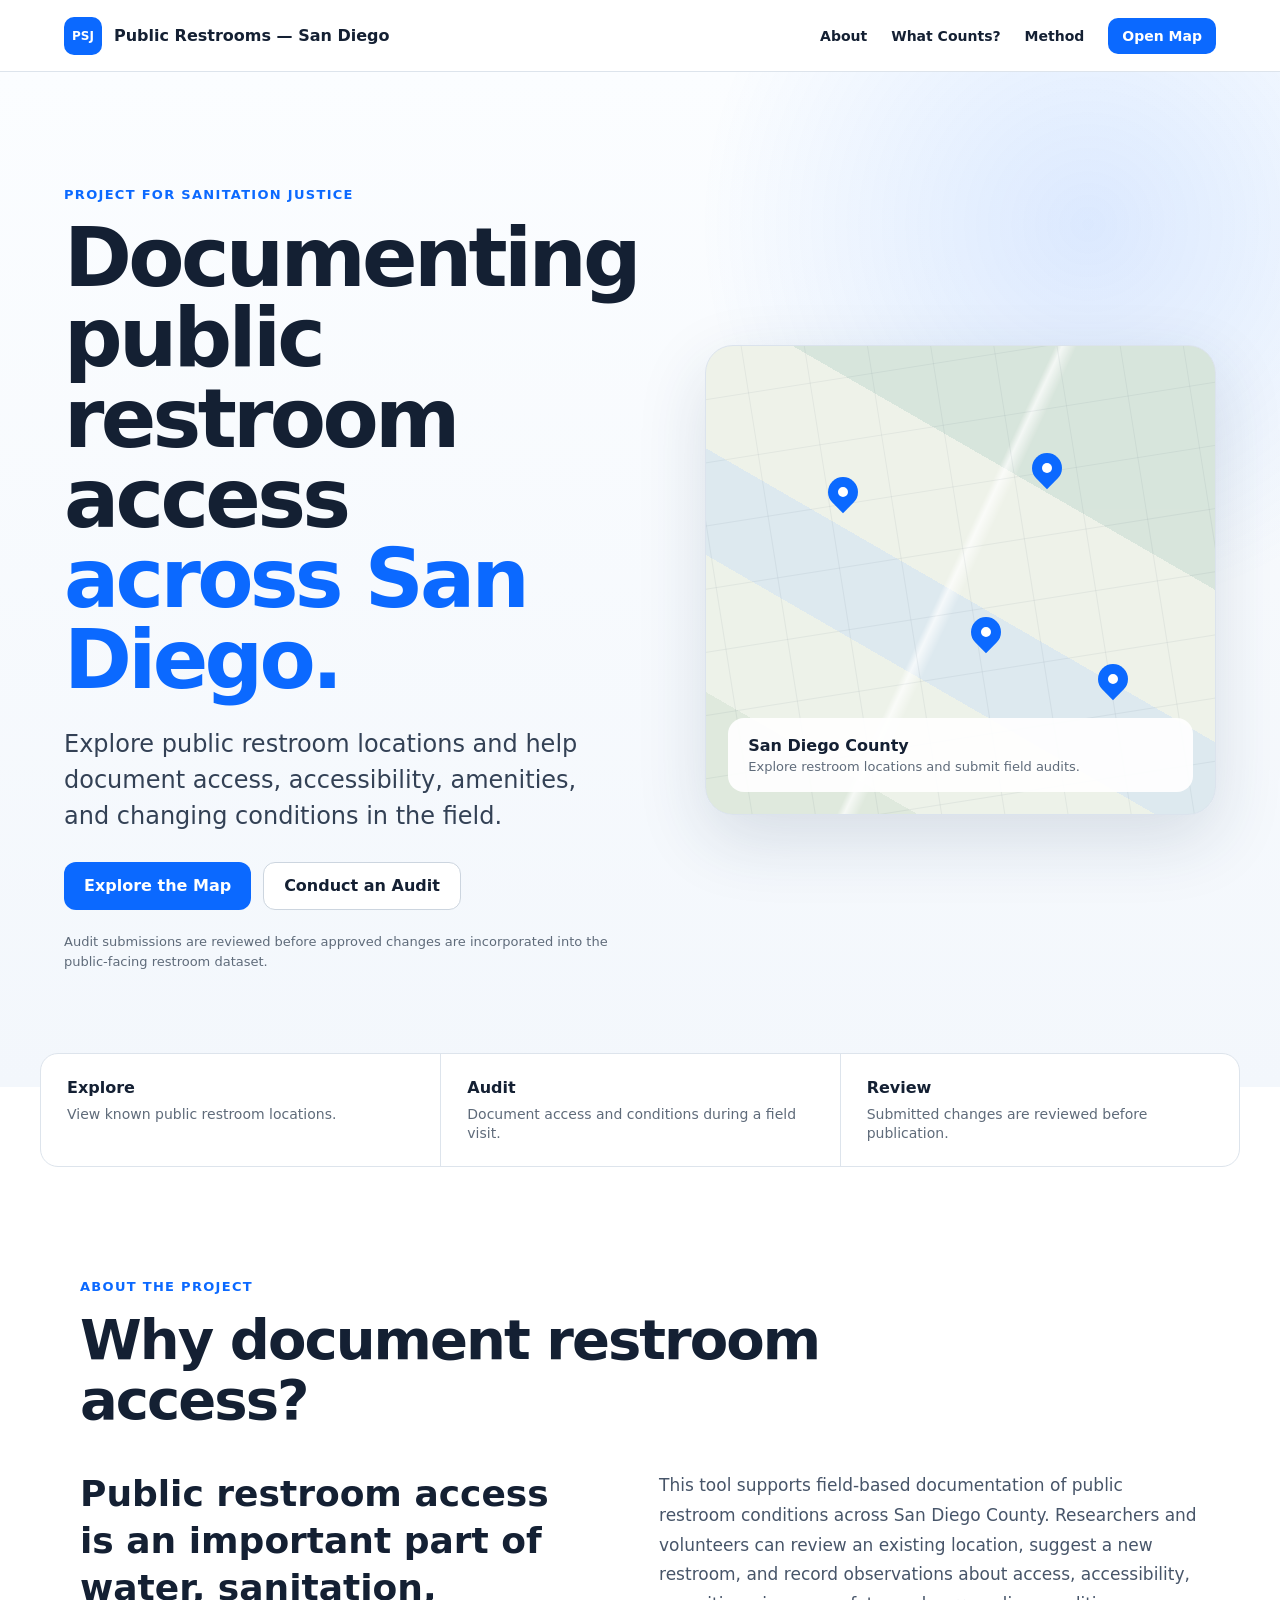
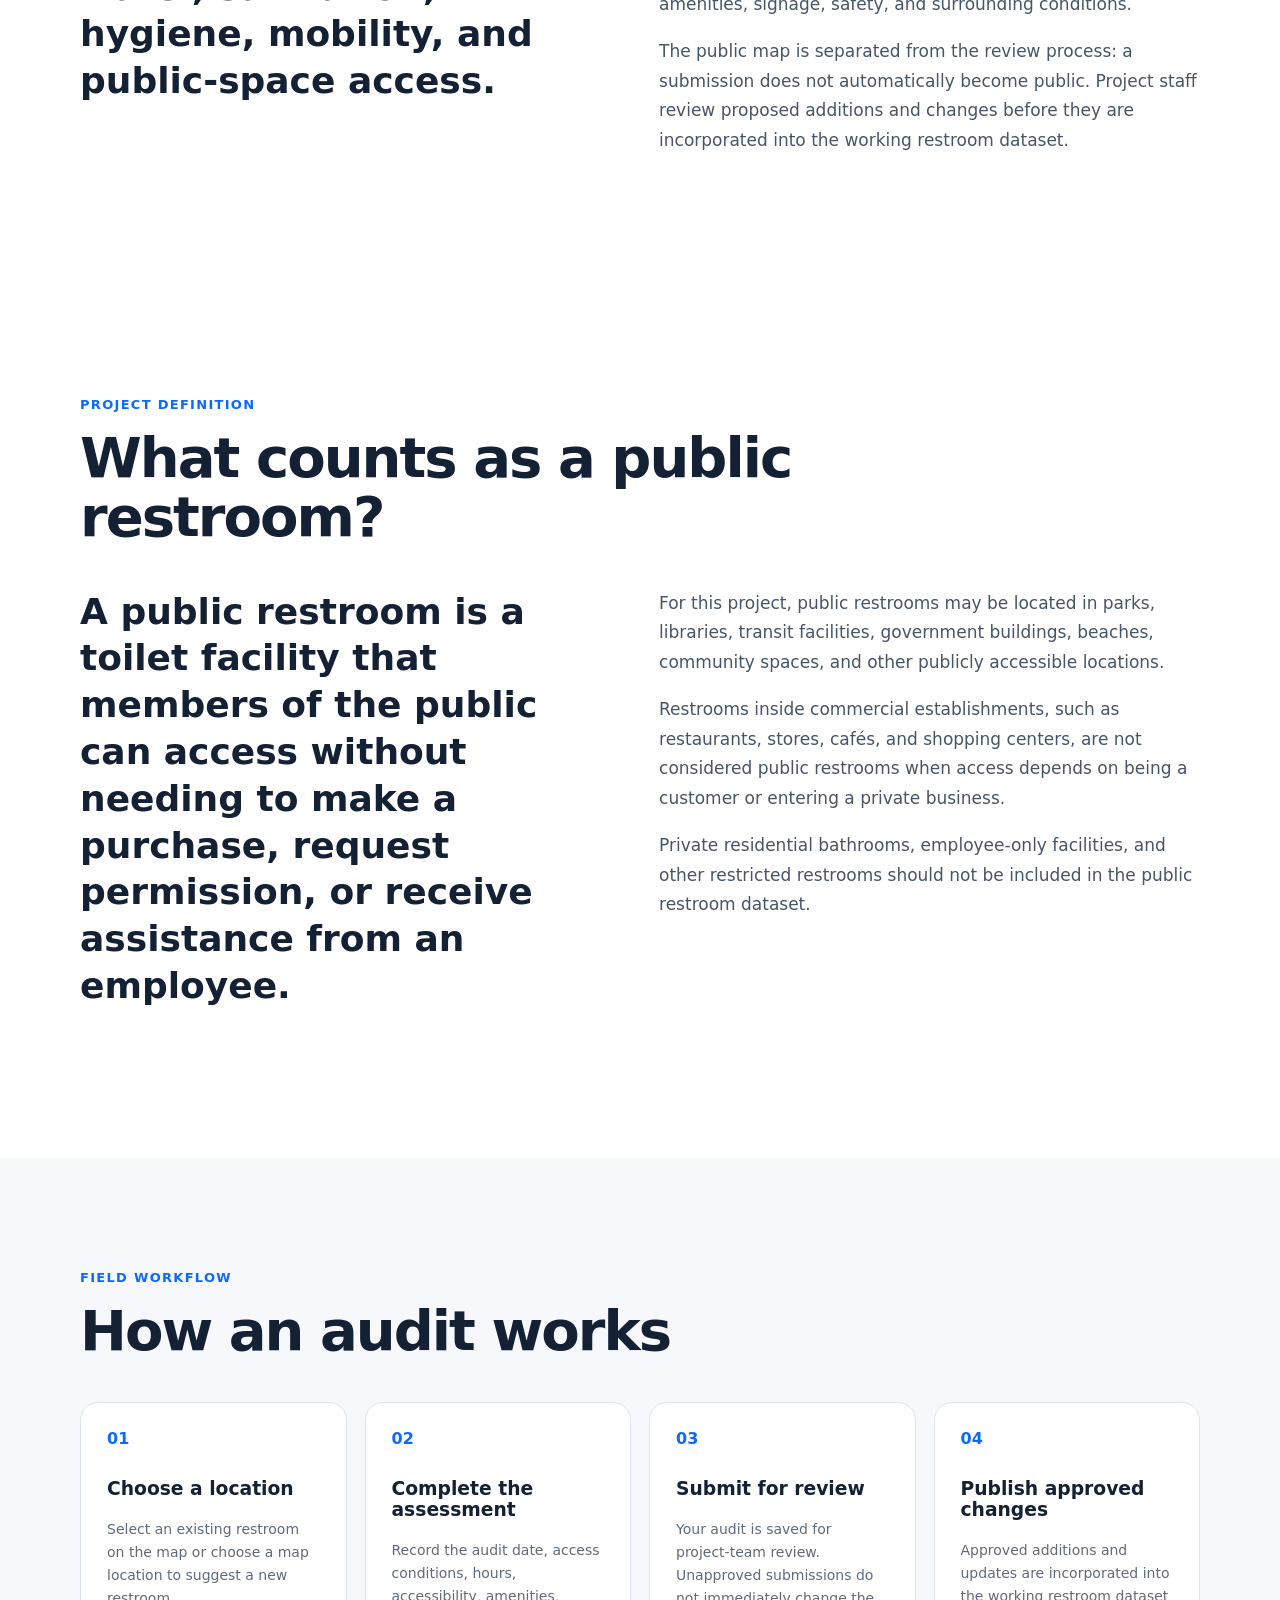
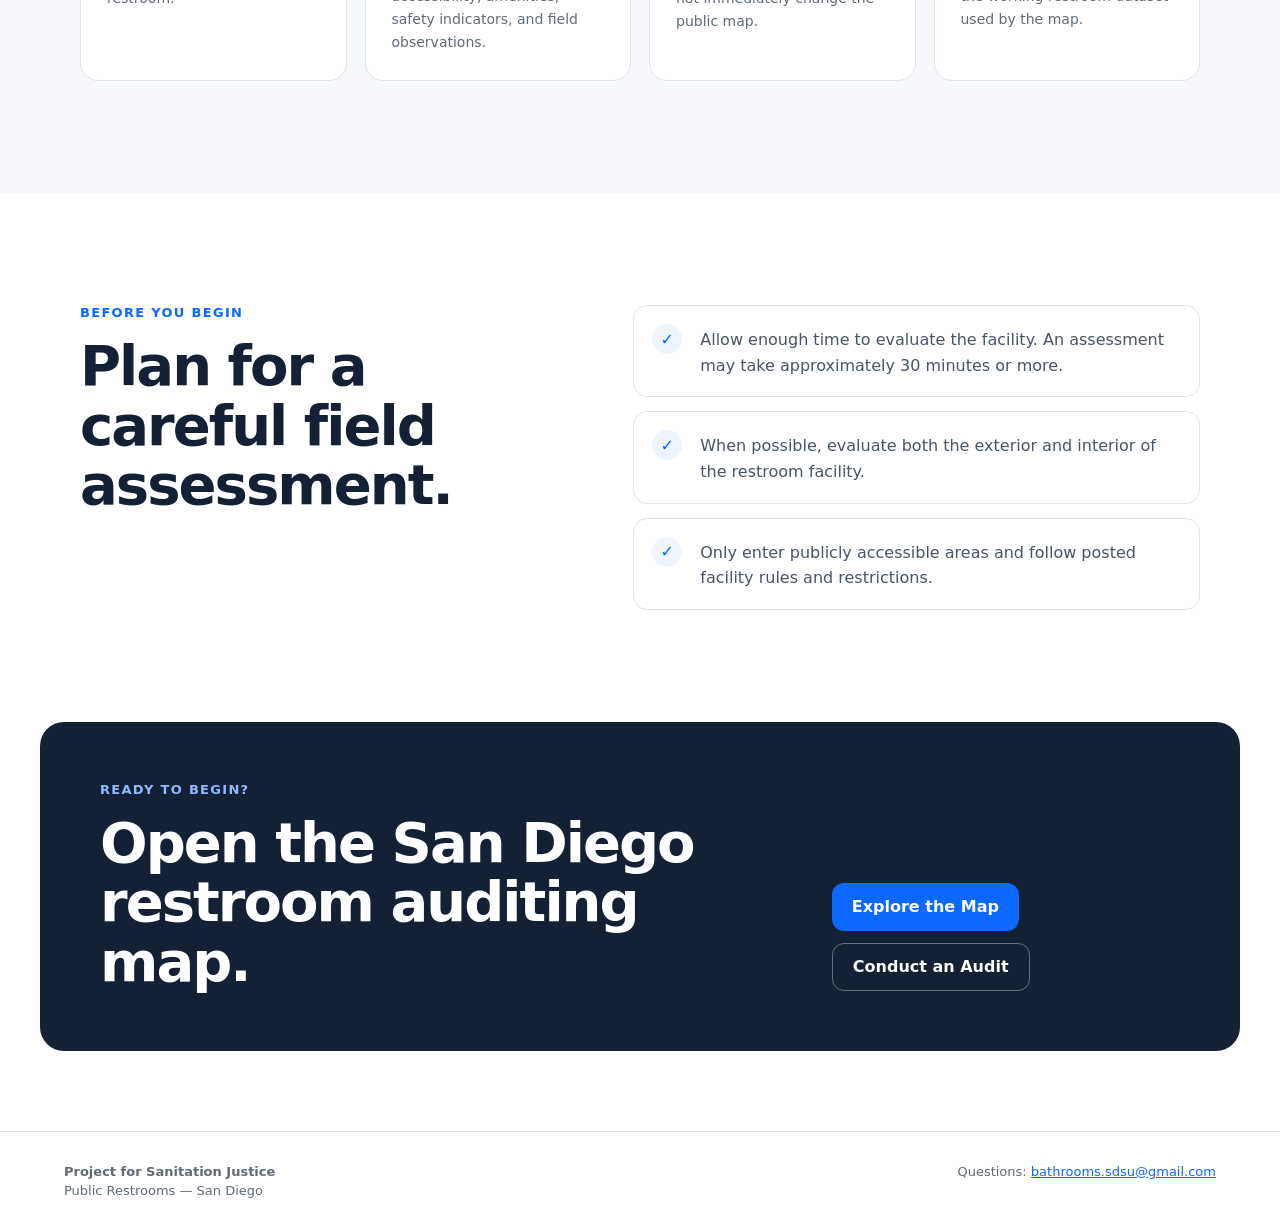
<file: index.html>
<!doctype html>
<html lang="en">
<head>
  <meta charset="utf-8" />
  <meta name="viewport" content="width=device-width, initial-scale=1" />
  <meta name="description" content="Public Restrooms — San Diego auditing and exploration tool." />
  <title>Public Restrooms — San Diego</title>
  <link rel="stylesheet" href="home.css" />
</head>

<body>
  <header class="siteHeader">
    <a class="brand" href="index.html">
      <span class="brandMark">PSJ</span>
      <span>Public Restrooms — San Diego</span>
    </a>

    <nav class="siteNav">
      <a href="#about">About</a>
      <a href="#public-restroom">What Counts?</a>
      <a href="#method">Method</a>
      <a class="navButton" href="map.html">Open Map</a>
    </nav>
  </header>

  <main>
    <section class="hero">
      <div class="heroInner">
        <div class="heroCopy">
          <p class="eyebrow">Project for Sanitation Justice</p>

          <h1>
            Documenting public restroom access
            <span>across San Diego.</span>
          </h1>

          <p class="heroLead">
            Explore public restroom locations and help document access,
            accessibility, amenities, and changing conditions in the field.
          </p>

          <div class="heroActions">
            <a class="button primary" href="map.html">Explore the Map</a>
            <a class="button secondary" href="map.html#surveyForm">
              Conduct an Audit
            </a>
          </div>

          <p class="reviewNote">
            Audit submissions are reviewed before approved changes are
            incorporated into the public-facing restroom dataset.
          </p>
        </div>

        <div class="heroPanel">
          <div class="mapPreview">
            <div class="mapGrid"></div>

            <div class="pin pinOne"><span></span></div>
            <div class="pin pinTwo"><span></span></div>
            <div class="pin pinThree"><span></span></div>
            <div class="pin pinFour"><span></span></div>

            <div class="mapCard">
              <strong>San Diego County</strong>
              <span>
                Explore restroom locations and submit field audits.
              </span>
            </div>
          </div>
        </div>
      </div>
    </section>

    <section class="quickFacts">
      <div class="fact">
        <strong>Explore</strong>
        <span>View known public restroom locations.</span>
      </div>

      <div class="fact">
        <strong>Audit</strong>
        <span>Document access and conditions during a field visit.</span>
      </div>

      <div class="fact">
        <strong>Review</strong>
        <span>Submitted changes are reviewed before publication.</span>
      </div>
    </section>

    <section class="contentSection" id="about">
      <div class="sectionHeading">
        <p class="eyebrow">About the project</p>
        <h2>Why document restroom access?</h2>
      </div>

      <div class="twoColumn">
        <p class="largeText">
          Public restroom access is an important part of water, sanitation,
          hygiene, mobility, and public-space access.
        </p>

        <div class="bodyCopy">
          <p>
            This tool supports field-based documentation of public restroom
            conditions across San Diego County. Researchers and volunteers can
            review an existing location, suggest a new restroom, and record
            observations about access, accessibility, amenities, signage,
            safety, and surrounding conditions.
          </p>

          <p>
            The public map is separated from the review process: a submission
            does not automatically become public. Project staff review proposed
            additions and changes before they are incorporated into the working
            restroom dataset.
          </p>
        </div>
      </div>
    </section>

    <section class="contentSection definitionSection" id="public-restroom">
      <div class="sectionHeading">
        <p class="eyebrow">Project definition</p>
        <h2>What counts as a public restroom?</h2>
      </div>

      <div class="twoColumn">
        <p class="largeText">
          A public restroom is a toilet facility that members of the public can
          access without needing to make a purchase, request permission, or
          receive assistance from an employee.
        </p>

        <div class="bodyCopy">
          <p>
            For this project, public restrooms may be located in parks,
            libraries, transit facilities, government buildings, beaches,
            community spaces, and other publicly accessible locations.
          </p>

          <p>
            Restrooms inside commercial establishments, such as restaurants,
            stores, cafés, and shopping centers, are not considered public
            restrooms when access depends on being a customer or entering a
            private business.
          </p>

          <p>
            Private residential bathrooms, employee-only facilities, and other
            restricted restrooms should not be included in the public restroom
            dataset.
          </p>
        </div>
      </div>
    </section>

    <section class="contentSection altSection" id="method">
      <div class="sectionHeading">
        <p class="eyebrow">Field workflow</p>
        <h2>How an audit works</h2>
      </div>

      <div class="steps">
        <article class="stepCard">
          <span class="stepNumber">01</span>
          <h3>Choose a location</h3>
          <p>
            Select an existing restroom on the map or choose a map location to
            suggest a new restroom.
          </p>
        </article>

        <article class="stepCard">
          <span class="stepNumber">02</span>
          <h3>Complete the assessment</h3>
          <p>
            Record the audit date, access conditions, hours, accessibility,
            amenities, safety indicators, and field observations.
          </p>
        </article>

        <article class="stepCard">
          <span class="stepNumber">03</span>
          <h3>Submit for review</h3>
          <p>
            Your audit is saved for project-team review. Unapproved submissions
            do not immediately change the public map.
          </p>
        </article>

        <article class="stepCard">
          <span class="stepNumber">04</span>
          <h3>Publish approved changes</h3>
          <p>
            Approved additions and updates are incorporated into the working
            restroom dataset used by the map.
          </p>
        </article>
      </div>
    </section>

    <section class="contentSection">
      <div class="beforeGrid">
        <div>
          <p class="eyebrow">Before you begin</p>
          <h2>Plan for a careful field assessment.</h2>
        </div>

        <div class="checkList">
          <div class="checkItem">
            <span>✓</span>
            <p>
              Allow enough time to evaluate the facility. An assessment may
              take approximately 30 minutes or more.
            </p>
          </div>

          <div class="checkItem">
            <span>✓</span>
            <p>
              When possible, evaluate both the exterior and interior of the
              restroom facility.
            </p>
          </div>

          <div class="checkItem">
            <span>✓</span>
            <p>
              Only enter publicly accessible areas and follow posted facility
              rules and restrictions.
            </p>
          </div>
        </div>
      </div>
    </section>

    <section class="finalCta">
      <div>
        <p class="eyebrow">Ready to begin?</p>
        <h2>Open the San Diego restroom auditing map.</h2>
      </div>

      <div class="heroActions">
        <a class="button primary" href="map.html">Explore the Map</a>
        <a class="button secondary light" href="map.html#surveyForm">
          Conduct an Audit
        </a>
      </div>
    </section>
  </main>

  <footer>
    <div>
      <strong>Project for Sanitation Justice</strong>
      <span>Public Restrooms — San Diego</span>
    </div>

    <p>
      Questions:
      <a href="mailto:bathrooms.sdsu@gmail.com">
        bathrooms.sdsu@gmail.com
      </a>
    </p>
  </footer>
</body>
</html>
</file>
<file: home.css>
*{box-sizing:border-box}:root{--ink:#142033;--muted:#5f6b7a;--line:#dde4ec;--blue:#0b69ff;--blue-dark:#0756d1;--soft-blue:#eef5ff;--soft:#f6f8fb}html{scroll-behavior:smooth}body{margin:0;font-family:system-ui,-apple-system,"Segoe UI",Roboto,Arial,sans-serif;color:var(--ink);background:#fff}a{color:inherit}.siteHeader{min-height:72px;display:flex;align-items:center;justify-content:space-between;gap:24px;padding:14px clamp(20px,5vw,72px);border-bottom:1px solid var(--line);background:rgba(255,255,255,.96);position:sticky;top:0;z-index:20}.brand{display:inline-flex;align-items:center;gap:12px;font-weight:800;text-decoration:none}.brandMark{width:38px;height:38px;border-radius:10px;display:grid;place-items:center;background:var(--blue);color:#fff;font-size:12px}.siteNav{display:flex;align-items:center;gap:24px}.siteNav a{text-decoration:none;font-size:14px;font-weight:700}.navButton{padding:10px 14px;border-radius:10px;background:var(--blue);color:#fff}.hero{padding:clamp(64px,9vw,120px) clamp(20px,5vw,72px);background:radial-gradient(circle at 85% 15%,rgba(11,105,255,.13),transparent 28%),linear-gradient(180deg,#fbfdff,#f3f7fc)}.heroInner{width:min(1200px,100%);margin:0 auto;display:grid;grid-template-columns:minmax(0,1.05fr) minmax(360px,.95fr);gap:clamp(40px,6vw,80px);align-items:center}.eyebrow{margin:0 0 16px;color:var(--blue);font-size:13px;font-weight:850;text-transform:uppercase;letter-spacing:.1em}h1,h2,h3,p{margin-top:0}h1{margin-bottom:26px;max-width:820px;font-size:clamp(46px,6.4vw,82px);line-height:.98;letter-spacing:-.045em}h1 span{display:block;color:var(--blue)}.heroLead{max-width:690px;margin-bottom:28px;font-size:clamp(19px,2vw,24px);line-height:1.5;color:#334155}.heroActions{display:flex;flex-wrap:wrap;gap:12px}.button{min-height:48px;display:inline-flex;align-items:center;justify-content:center;padding:0 20px;border-radius:12px;font-weight:800;text-decoration:none}.primary{background:var(--blue);color:#fff}.secondary{background:#fff;border:1px solid #ccd5df}.reviewNote{margin:22px 0 0;max-width:640px;font-size:13px;line-height:1.55;color:var(--muted)}.mapPreview{position:relative;min-height:470px;overflow:hidden;border:1px solid #dbe3ed;border-radius:28px;background:linear-gradient(115deg,transparent 48%,rgba(255,255,255,.7) 49%,transparent 51%),linear-gradient(30deg,#dfe9dd 0 16%,#edf2e9 16% 34%,#dde9ef 34% 48%,#eef2e9 48% 68%,#d8e5dc 68%);box-shadow:0 24px 70px rgba(31,56,87,.14)}.mapGrid{position:absolute;inset:0;opacity:.45;background-image:linear-gradient(rgba(47,70,93,.15) 1px,transparent 1px),linear-gradient(90deg,rgba(47,70,93,.15) 1px,transparent 1px);background-size:52px 52px;transform:rotate(-9deg) scale(1.2)}.pin{width:30px;height:30px;position:absolute;border-radius:50% 50% 50% 0;background:var(--blue);transform:rotate(-45deg)}.pin span{width:10px;height:10px;position:absolute;left:10px;top:10px;border-radius:50%;background:#fff}.pinOne{left:24%;top:28%}.pinTwo{left:64%;top:23%}.pinThree{left:52%;top:58%}.pinFour{left:77%;top:68%}.mapCard{position:absolute;left:22px;right:22px;bottom:22px;display:flex;flex-direction:column;gap:4px;padding:18px 20px;border-radius:16px;background:rgba(255,255,255,.93)}.mapCard span{color:var(--muted);font-size:13px}.quickFacts{display:grid;grid-template-columns:repeat(3,1fr);width:min(1200px,calc(100% - 40px));margin:-34px auto 0;position:relative;z-index:5;border:1px solid var(--line);border-radius:18px;background:#fff}.fact{padding:24px 26px}.fact+.fact{border-left:1px solid var(--line)}.fact strong{display:block;margin-bottom:7px}.fact span{color:var(--muted);font-size:14px}.contentSection{padding:clamp(74px,9vw,112px) clamp(20px,5vw,72px)}.altSection{background:var(--soft)}.sectionHeading,.twoColumn,.steps,.beforeGrid{width:min(1120px,100%);margin-left:auto;margin-right:auto}.sectionHeading{margin-bottom:42px}.sectionHeading h2,.beforeGrid h2,.finalCta h2{margin-bottom:0;max-width:800px;font-size:clamp(34px,4.8vw,56px);line-height:1.06;letter-spacing:-.035em}.twoColumn{display:grid;grid-template-columns:.95fr 1.05fr;gap:clamp(36px,7vw,90px)}.largeText{font-size:clamp(24px,3vw,36px);line-height:1.3;font-weight:700}.bodyCopy{color:#475569;font-size:17px;line-height:1.75}.steps{display:grid;grid-template-columns:repeat(4,1fr);gap:18px}.stepCard{padding:26px;border:1px solid var(--line);border-radius:18px;background:#fff}.stepNumber{display:inline-block;margin-bottom:30px;color:var(--blue);font-weight:900}.stepCard p{margin-bottom:0;color:var(--muted);line-height:1.65;font-size:14px}.beforeGrid{display:grid;grid-template-columns:.9fr 1.1fr;gap:clamp(40px,7vw,90px)}.checkList{display:grid;gap:14px}.checkItem{display:grid;grid-template-columns:34px 1fr;gap:14px;padding:18px;border:1px solid var(--line);border-radius:14px}.checkItem span{width:30px;height:30px;display:grid;place-items:center;border-radius:50%;background:var(--soft-blue);color:var(--blue);font-weight:900}.checkItem p{margin:3px 0 0;color:#475569;line-height:1.6}.finalCta{width:min(1200px,calc(100% - 40px));margin:0 auto 80px;padding:clamp(36px,5vw,60px);border-radius:24px;display:flex;align-items:end;justify-content:space-between;gap:30px;background:#142033;color:#fff}.finalCta .eyebrow{color:#8ebaff}.light{background:transparent;border-color:rgba(255,255,255,.35);color:#fff}footer{display:flex;justify-content:space-between;gap:24px;padding:32px clamp(20px,5vw,72px);border-top:1px solid var(--line);color:var(--muted);font-size:13px}footer>div{display:flex;flex-direction:column;gap:4px}footer p{margin:0}footer a{color:var(--blue)}@media(max-width:950px){.heroInner,.twoColumn,.beforeGrid{grid-template-columns:1fr}.steps{grid-template-columns:repeat(2,1fr)}.finalCta{align-items:flex-start;flex-direction:column}}@media(max-width:700px){.siteHeader{position:static}.siteNav a:not(.navButton){display:none}.brand>span:last-child{display:none}.heroActions{width:100%;flex-direction:column}.button{width:100%}.mapPreview{min-height:390px}.quickFacts{grid-template-columns:1fr}.fact+.fact{border-left:0;border-top:1px solid var(--line)}.steps{grid-template-columns:1fr}footer{flex-direction:column}}
</file>
